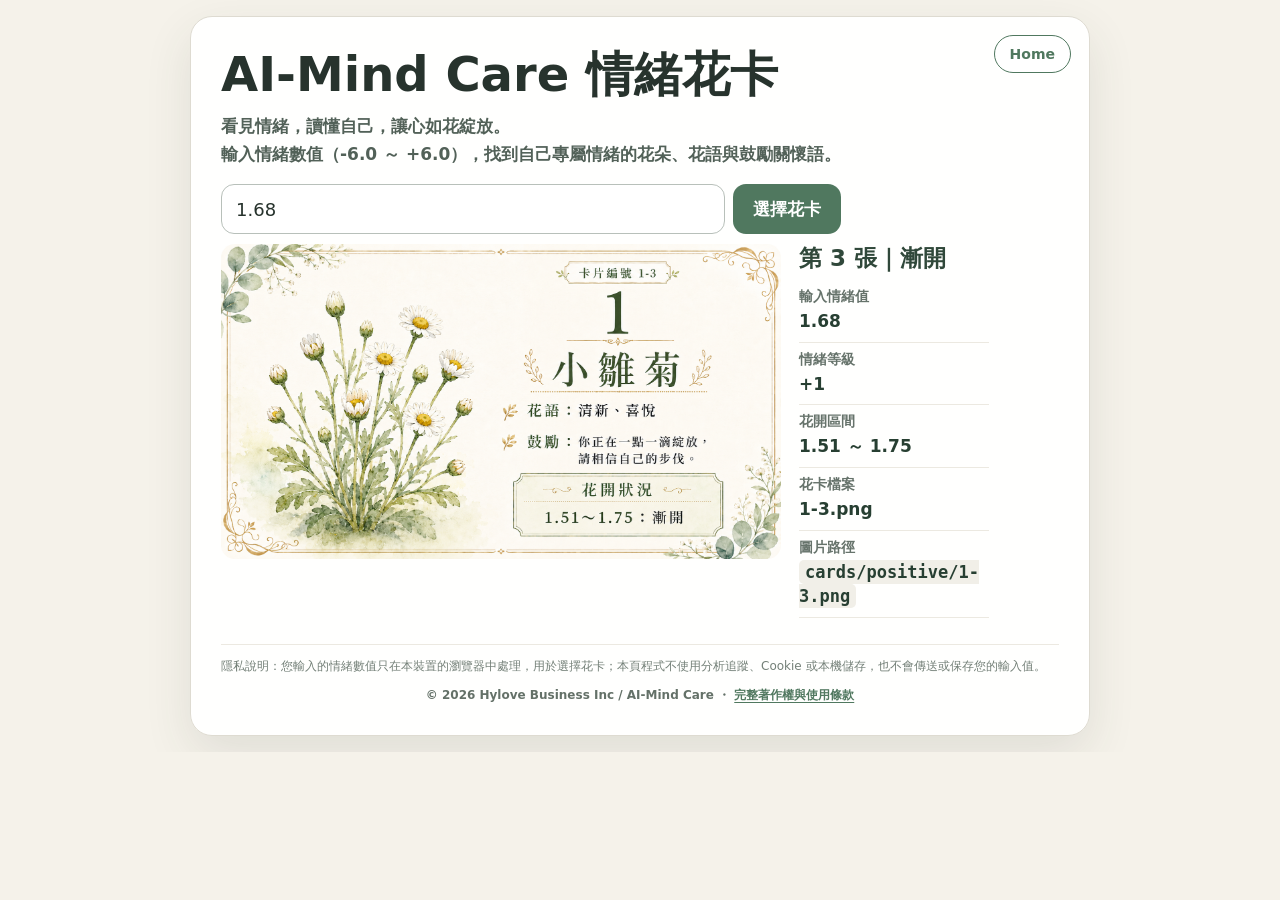
<file: index.html>
<!doctype html>
<html lang="zh-Hant">
<head>
  <meta charset="utf-8">
  <meta name="viewport" content="width=device-width, initial-scale=1">

  <!-- Restrict this static page to local scripts, styles, and card images. -->
  <meta
    http-equiv="Content-Security-Policy"
    content="default-src 'self'; script-src 'self'; style-src 'self'; img-src 'self' data:; connect-src 'none'; font-src 'self' data:; object-src 'none'; base-uri 'none'; form-action 'self'; frame-src 'none'; media-src 'none'; worker-src 'none'; upgrade-insecure-requests"
  >
  <meta name="referrer" content="no-referrer">

  <title>AI-Mind Care 情緒花卡</title>
  <link rel="stylesheet" href="style.css">

  <script src="selector.js" defer></script>
  <script src="app.js" defer></script>
</head>

<body>
  <main class="app">
    <header class="page-header">
      <h1>AI-Mind Care 情緒花卡</h1>

      <a
        class="home-button"
        href="https://www.hyloveclub.com"
        aria-label="回到 HyLove 首頁"
        referrerpolicy="no-referrer"
      >
        Home
      </a>
    </header>

    <p class="intro">
      看見情緒，讀懂自己，讓心如花綻放。<br>
      輸入情緒數值（-6.0 ～ +6.0），找到自己專屬情緒的花朵、花語與鼓勵關懷語。
    </p>

    <form id="emotion-form" novalidate autocomplete="off">
      <div class="emotion-input-wrap">
        <input
          id="emotion-input"
          type="number"
          min="-6"
          max="6"
          step="0.01"
          value="1.68"
          inputmode="decimal"
          autocomplete="off"
          spellcheck="false"
          aria-label="情緒數值"
          required
        >

        <div class="mobile-stepper" aria-label="情緒數值調整按鈕">
          <button type="button" id="step-up" aria-label="增加情緒數值">▲</button>
          <button type="button" id="step-down" aria-label="減少情緒數值">▼</button>
        </div>
      </div>

      <button type="submit" class="select-button">選擇花卡</button>
    </form>

    <p id="error-message" class="error" role="alert"></p>

    <section id="result" class="result" hidden>
      <div class="preview">
        <img id="card-image" alt="">
        <div id="missing-card" class="missing" hidden></div>
      </div>

      <div class="details">
        <h2 id="stage-title"></h2>

        <p class="info-row">
          <span class="label">輸入情緒值</span>
          <span id="emotion-value" class="value"></span>
        </p>

        <p class="info-row">
          <span class="label">情緒等級</span>
          <span id="emotion-level" class="value"></span>
        </p>

        <p class="info-row">
          <span class="label">花開區間</span>
          <span id="emotion-range" class="value"></span>
        </p>

        <p class="info-row">
          <span class="label">花卡檔案</span>
          <span id="card-file" class="value"></span>
        </p>

        <p class="info-row">
          <span class="label">圖片路徑</span>
          <code id="card-path" class="value"></code>
        </p>
      </div>
    </section>

    <p id="privacy-note" class="privacy-note">
      隱私說明：您輸入的情緒數值只在本裝置的瀏覽器中處理，用於選擇花卡；本頁程式不使用分析追蹤、Cookie 或本機儲存，也不會傳送或保存您的輸入值。
    </p>

    <p class="company-credit">
      © 2026 Hylove Business Inc / AI-Mind Care
      <span aria-hidden="true">・</span>
      <a href="terms-of-use.html">完整著作權與使用條款</a>
    </p>
  </main>
</body>
</html>
</file>
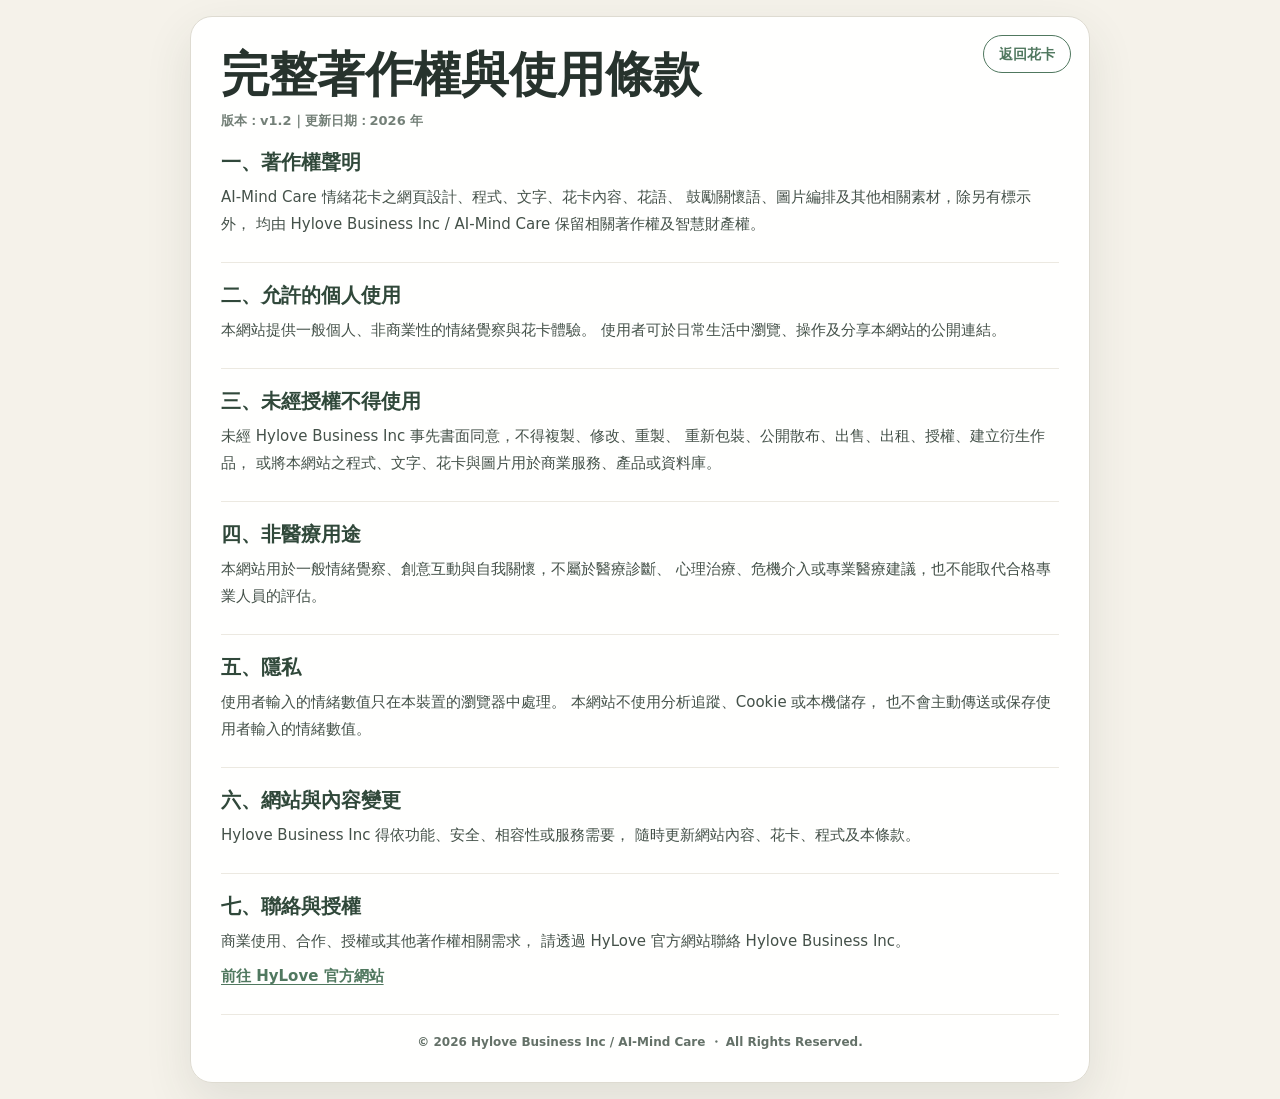
<file: terms-of-use.html>
<!doctype html>
<html lang="zh-Hant">
<head>
  <meta charset="utf-8">
  <meta name="viewport" content="width=device-width, initial-scale=1">
  <meta name="referrer" content="no-referrer">
  <meta name="application-version" content="1.2">
  <meta
    http-equiv="Content-Security-Policy"
    content="
      default-src 'self';
      script-src 'none';
      style-src 'self';
      img-src 'self' data:;
      connect-src 'none';
      font-src 'self' data:;
      object-src 'none';
      base-uri 'none';
      form-action 'none';
      frame-src 'none';
      media-src 'none';
      worker-src 'none';
      upgrade-insecure-requests;
    "
  >
  <title>完整著作權與使用條款｜AI-Mind Care 情緒花卡</title>
  <link rel="stylesheet" href="style.css">
</head>

<body>
  <main class="app terms-page">
    <header class="page-header">
      <h1>完整著作權與使用條款</h1>

      <a
        class="home-button"
        href="index.html"
        aria-label="返回 AI-Mind Care 情緒花卡"
      >
        返回花卡
      </a>
    </header>

    <p class="terms-updated">版本：v1.2｜更新日期：2026 年</p>

    <section class="terms-section">
      <h2>一、著作權聲明</h2>
      <p>
        AI-Mind Care 情緒花卡之網頁設計、程式、文字、花卡內容、花語、
        鼓勵關懷語、圖片編排及其他相關素材，除另有標示外，
        均由 Hylove Business Inc / AI-Mind Care 保留相關著作權及智慧財產權。
      </p>
    </section>

    <section class="terms-section">
      <h2>二、允許的個人使用</h2>
      <p>
        本網站提供一般個人、非商業性的情緒覺察與花卡體驗。
        使用者可於日常生活中瀏覽、操作及分享本網站的公開連結。
      </p>
    </section>

    <section class="terms-section">
      <h2>三、未經授權不得使用</h2>
      <p>
        未經 Hylove Business Inc 事先書面同意，不得複製、修改、重製、
        重新包裝、公開散布、出售、出租、授權、建立衍生作品，
        或將本網站之程式、文字、花卡與圖片用於商業服務、產品或資料庫。
      </p>
    </section>

    <section class="terms-section">
      <h2>四、非醫療用途</h2>
      <p>
        本網站用於一般情緒覺察、創意互動與自我關懷，不屬於醫療診斷、
        心理治療、危機介入或專業醫療建議，也不能取代合格專業人員的評估。
      </p>
    </section>

    <section class="terms-section">
      <h2>五、隱私</h2>
      <p>
        使用者輸入的情緒數值只在本裝置的瀏覽器中處理。
        本網站不使用分析追蹤、Cookie 或本機儲存，
        也不會主動傳送或保存使用者輸入的情緒數值。
      </p>
    </section>

    <section class="terms-section">
      <h2>六、網站與內容變更</h2>
      <p>
        Hylove Business Inc 得依功能、安全、相容性或服務需要，
        隨時更新網站內容、花卡、程式及本條款。
      </p>
    </section>

    <section class="terms-section">
      <h2>七、聯絡與授權</h2>
      <p>
        商業使用、合作、授權或其他著作權相關需求，
        請透過 HyLove 官方網站聯絡 Hylove Business Inc。
      </p>
      <p>
        <a class="terms-contact-link" href="https://www.hyloveclub.com">
          前往 HyLove 官方網站
        </a>
      </p>
    </section>

    <p class="company-credit">
      © 2026 Hylove Business Inc / AI-Mind Care ・ All Rights Reserved.
    </p>
  </main>
</body>
</html>
</file>
<file: style.css>
:root {
  font-family: "Noto Sans TC", "Microsoft JhengHei", system-ui, sans-serif;
  color: #27332d;
  background: #f5f2ea;
}

* {
  box-sizing: border-box;
}

html,
body {
  margin: 0;
  min-height: 100%;
  overflow-x: hidden;
}

body {
  padding: 16px;
  background: #f5f2ea;
}

.app {
  width: 100%;
  max-width: 900px;
  width: min(900px, 100%);
  margin: 0 auto;
  padding: 20px;
  padding: clamp(20px, 3vw, 30px);
  background: rgba(255, 255, 255, 0.97);
  border: 1px solid #dedbd1;
  border-radius: 22px;
  box-shadow: 0 18px 48px rgba(53, 65, 57, 0.11);
}

h1 {
  margin: 0 0 10px;
  font-size: 30px;
  font-size: clamp(30px, 5vw, 48px);
  line-height: 1.15;
}

/* Page title and Home button */
.page-header {
  display: flex;
  align-items: flex-start;
  justify-content: space-between;
  gap: 16px;
  width: 100%;
}

.page-header h1 {
  flex: 1 1 auto;
  min-width: 0;
}

.home-button {
  flex: 0 0 auto;
  display: inline-flex;
  align-items: center;
  justify-content: center;
  min-height: 38px;
  margin-top: 2px;
  padding: 8px 15px;
  border: 1px solid #50785f;
  border-radius: 999px;
  background: #ffffff;
  color: #50785f;
  font-size: 14px;
  font-weight: 700;
  line-height: 1;
  text-decoration: none;
  white-space: nowrap;
  transition: background-color 0.2s ease, color 0.2s ease;
}

.home-button:hover,
.home-button:focus-visible {
  background: #50785f;
  color: #ffffff;
}

.home-button:focus-visible {
  outline: 3px solid rgba(80, 120, 95, 0.18);
  outline-offset: 2px;
}

.intro {
  margin: 0 0 16px;
  color: #526158;
  font-size: 17px;
  font-weight: 800;
  line-height: 1.65;
}

/* Form stays on one horizontal line */
#emotion-form {
  display: flex;
  flex-flow: row nowrap;
  align-items: stretch;
  width: 100%;
  max-width: 620px;
  width: min(620px, 100%);
}

#emotion-form .select-button {
  margin-left: 8px;
}

.emotion-input-wrap {
  position: relative;
  flex: 1 1 auto;
  min-width: 0;
}

#emotion-input {
  display: block;
  width: 100%;
  height: 50px;
  min-width: 0;
  margin: 0;
  padding: 10px 14px;
  border: 1px solid #b8c0ba;
  border-radius: 13px;
  background: #fff;
  color: #27332d;
  font: inherit;
  font-size: 18px;
}

#emotion-input:focus {
  outline: 3px solid rgba(80, 120, 95, 0.16);
  border-color: #50785f;
}

.select-button {
  flex: 0 0 auto;
  width: auto;
  height: 50px;
  margin: 0;
  padding: 10px 20px;
  border: 0;
  border-radius: 13px;
  background: #50785f;
  color: #fff;
  font: inherit;
  font-size: 17px;
  font-weight: 700;
  white-space: nowrap;
  cursor: pointer;
}

/* Hidden on desktop: desktop browser may show its native number spinner */
.mobile-stepper {
  display: none;
}

.error {
  margin: 7px 0 0;
  color: #a33a3a;
}

.error:empty {
  display: none;
}

.result {
  display: grid;
  grid-template-columns: minmax(0, 560px) minmax(150px, 190px);
  align-items: start;
  justify-content: start;
  gap: 18px;
  margin-top: 10px;
}

.preview {
  width: 100%;
  max-width: 560px;
  overflow: hidden;
  border-radius: 14px;
}

.preview img {
  display: block;
  width: 100%;
  height: auto;
  max-width: 560px;
  object-fit: contain;
}

.missing {
  padding: 24px;
  border: 1px solid #ddd8cc;
  border-radius: 14px;
  background: #faf9f5;
  color: #6a716c;
  text-align: center;
  line-height: 1.7;
}

.details {
  min-width: 0;
}

.details h2 {
  margin: 0 0 14px;
  color: #30483a;
  font-size: 23px;
  font-weight: 800;
  line-height: 1.3;
}

.info-row {
  margin: 0 0 8px;
  padding-bottom: 8px;
  border-bottom: 1px solid #ece9e1;
}

.label {
  display: block;
  margin-bottom: 3px;
  color: #66736b;
  font-size: 14px;
  font-weight: 700;
}

.value {
  color: #273f32;
  font-size: 17px;
  font-weight: 800;
  line-height: 1.45;
  overflow-wrap: anywhere;
}

code {
  padding: 2px 6px;
  border-radius: 5px;
  background: #f1efe8;
}

/* Mobile */
@media (max-width: 720px) {
  body {
    padding: 8px;
  }

  .app {
    width: 100%;
    padding: 16px;
    border-radius: 17px;
  }

  h1 {
    font-size: 28px;
    font-size: clamp(28px, 8.5vw, 38px);
  }

  .page-header {
    gap: 10px;
  }

  .page-header h1 {
    margin-bottom: 10px;
  }

  .home-button {
    min-height: 34px;
    margin-top: 0;
    padding: 7px 11px;
    font-size: 13px;
  }

  .intro {
    margin-bottom: 13px;
    font-size: 15px;
    line-height: 1.55;
  }

  #emotion-form {
    width: 100%;
  }

  #emotion-form .select-button {
    margin-left: 7px;
  }

  .emotion-input-wrap {
    flex: 1 1 auto;
    min-width: 0;
  }

  /* Hide inconsistent mobile native spinner */
  #emotion-input {
    width: 100%;
    height: 48px;
    min-width: 0;
    padding: 9px 45px 9px 12px;
    font-size: 17px;
    appearance: textfield;
    -moz-appearance: textfield;
  }

  #emotion-input::-webkit-inner-spin-button,
  #emotion-input::-webkit-outer-spin-button {
    margin: 0;
    -webkit-appearance: none;
    appearance: none;
  }

  /* Custom mobile arrows remain inside the input only */
  .mobile-stepper {
    position: absolute;
    z-index: 2;
    top: 2px;
    right: 2px;
    bottom: 2px;
    display: flex;
    flex-direction: column;
    width: 38px;
    overflow: hidden;
    border-left: 1px solid #c4cbc6;
    border-radius: 0 10px 10px 0;
    background: #eef2ef;
  }

  .mobile-stepper button {
    display: block;
    flex: 1 1 50%;
    width: 38px;
    min-width: 38px;
    height: auto;
    min-height: 0;
    margin: 0;
    padding: 0;
    border: 0;
    border-radius: 0;
    background: #eef2ef;
    color: #405448;
    font: inherit;
    font-size: 11px;
    line-height: 1;
    cursor: pointer;
    touch-action: none;
    user-select: none;
    -webkit-user-select: none;
  }

  .mobile-stepper button:first-child {
    border-bottom: 1px solid #c4cbc6;
  }

  .mobile-stepper button:active {
    background: #dce5df;
  }

  .select-button {
    flex: 0 0 auto;
    width: auto;
    height: 48px;
    padding: 8px 12px;
    font-size: 15px;
  }

  .result {
    grid-template-columns: minmax(0, 1fr);
    gap: 12px;
    width: 100%;
  }

  .preview,
  .preview img {
    width: 100%;
    max-width: 100%;
  }
}

@media (max-width: 390px) {
  .app {
    padding: 13px;
  }

  .select-button {
    padding-left: 9px;
    padding-right: 9px;
    font-size: 14px;
  }

  #emotion-input {
    font-size: 16px;
  }
}

/* ==================================================
   Home button fixed to the top-right corner of the card
   ================================================== */

.app {
  position: relative;
}

.page-header {
  display: block;
  width: 100%;
}

.page-header h1 {
  padding-right: 100px;
}

.home-button {
  position: absolute;
  top: 18px;
  right: 18px;
  z-index: 10;
  margin: 0;
}

@media (max-width: 720px) {
  .page-header h1 {
    padding-right: 78px;
  }

  .home-button {
    top: 12px;
    right: 12px;
  }
}

/* Privacy notice */
.privacy-note {
  margin: 18px 0 0;
  padding-top: 12px;
  border-top: 1px solid #ece9e1;
  color: #748078;
  font-size: 12px;
  line-height: 1.6;
}


/* Brief emphasis when the selected card information changes */
.details.result-updated .value,
.details.result-updated h2 {
  animation: result-emphasis 0.85s ease-out;
}

@keyframes result-emphasis {
  0% {
    background: rgba(232, 241, 235, 0.95);
    transform: scale(1.025);
  }

  100% {
    background: transparent;
    transform: scale(1);
  }
}

/* Company credit on the last line */
.company-credit {
  margin: 9px 0 0;
  color: #647168;
  font-size: 12px;
  font-weight: 700;
  text-align: right;
}

@media (max-width: 720px) {
  .intro {
    font-weight: 800;
  }

  .details h2 {
    font-size: 22px;
  }

  .label {
    font-size: 13px;
  }

  .value {
    font-size: 16px;
  }

  .company-credit {
    text-align: center;
  }
}

@media (prefers-reduced-motion: reduce) {
  .details.result-updated .value,
  .details.result-updated h2 {
    animation: none;
  }
}

/* Android / older WebView compatibility fallbacks */
@media (max-width: 720px) {
  .mobile-stepper button {
    line-height: 21px;
    text-align: center;
  }
}

/* Browsers without CSS Grid show the result as a simple stacked layout. */
@supports not (display: grid) {
  .result {
    display: block;
  }

  .details {
    margin-top: 12px;
  }
}



/* Copyright and terms link */
.company-credit {
  margin: 10px 0 0;
  color: #647168;
  font-size: 12px;
  font-weight: 700;
  line-height: 1.6;
  text-align: center;
}

.company-credit a {
  color: #50785f;
  font-weight: 800;
  text-decoration: underline;
  text-underline-offset: 3px;
}

.company-credit a:hover,
.company-credit a:focus-visible {
  color: #30483a;
}

.company-credit a:focus-visible {
  outline: 2px solid rgba(80, 120, 95, 0.28);
  outline-offset: 3px;
  border-radius: 3px;
}


/* Terms page */
.terms-page {
  max-width: 900px;
}

.terms-page .page-header h1 {
  padding-right: 110px;
}

.terms-updated {
  margin: 0 0 18px;
  color: #748078;
  font-size: 13px;
  font-weight: 700;
}

.terms-section {
  margin: 0 0 18px;
  padding: 0 0 16px;
  border-bottom: 1px solid #ece9e1;
}

.terms-section h2 {
  margin: 0 0 8px;
  color: #30483a;
  font-size: 20px;
  line-height: 1.4;
}

.terms-section p {
  margin: 0 0 8px;
  color: #445149;
  font-size: 15px;
  line-height: 1.8;
}

.terms-contact-link {
  color: #50785f;
  font-weight: 800;
  text-decoration: underline;
  text-underline-offset: 3px;
}

@media (max-width: 720px) {
  .terms-page .page-header h1 {
    padding-right: 92px;
    font-size: 27px;
  }

  .terms-section h2 {
    font-size: 18px;
  }

  .terms-section p {
    font-size: 14px;
  }
}
</file>
